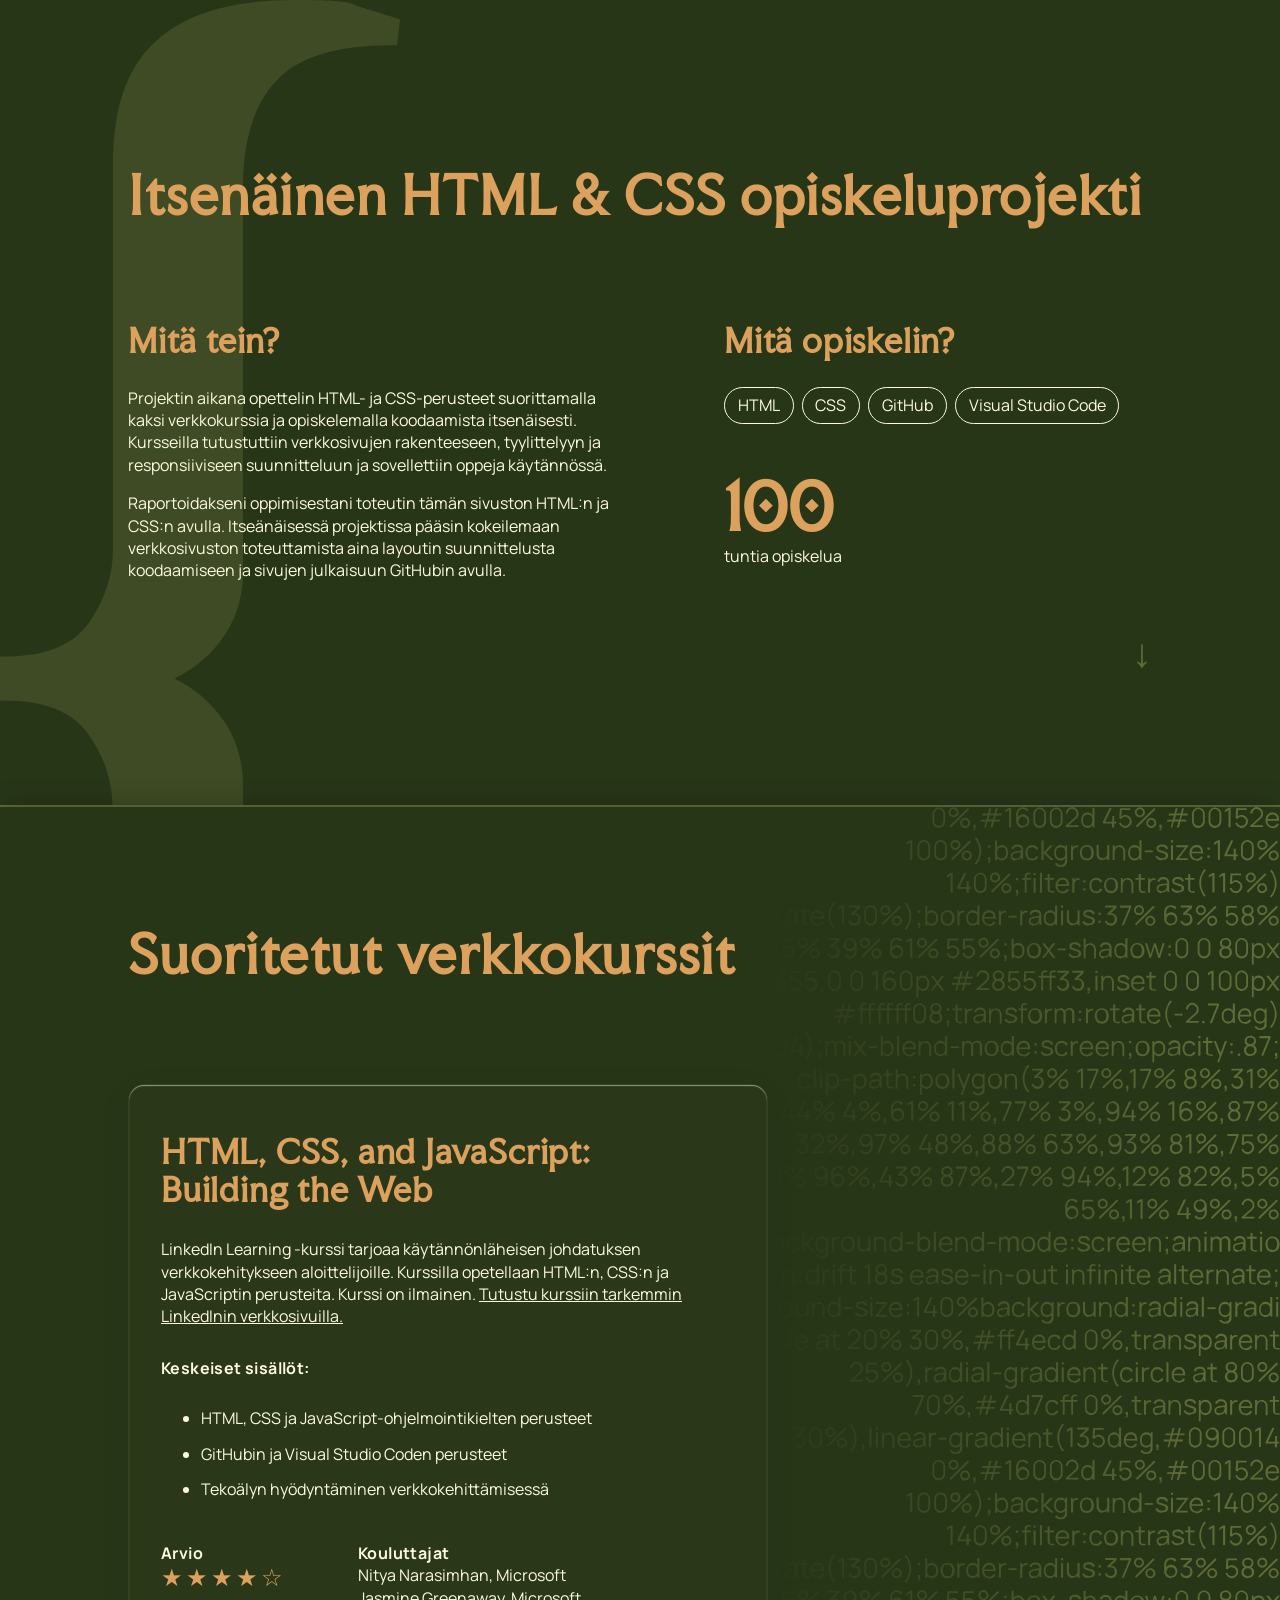
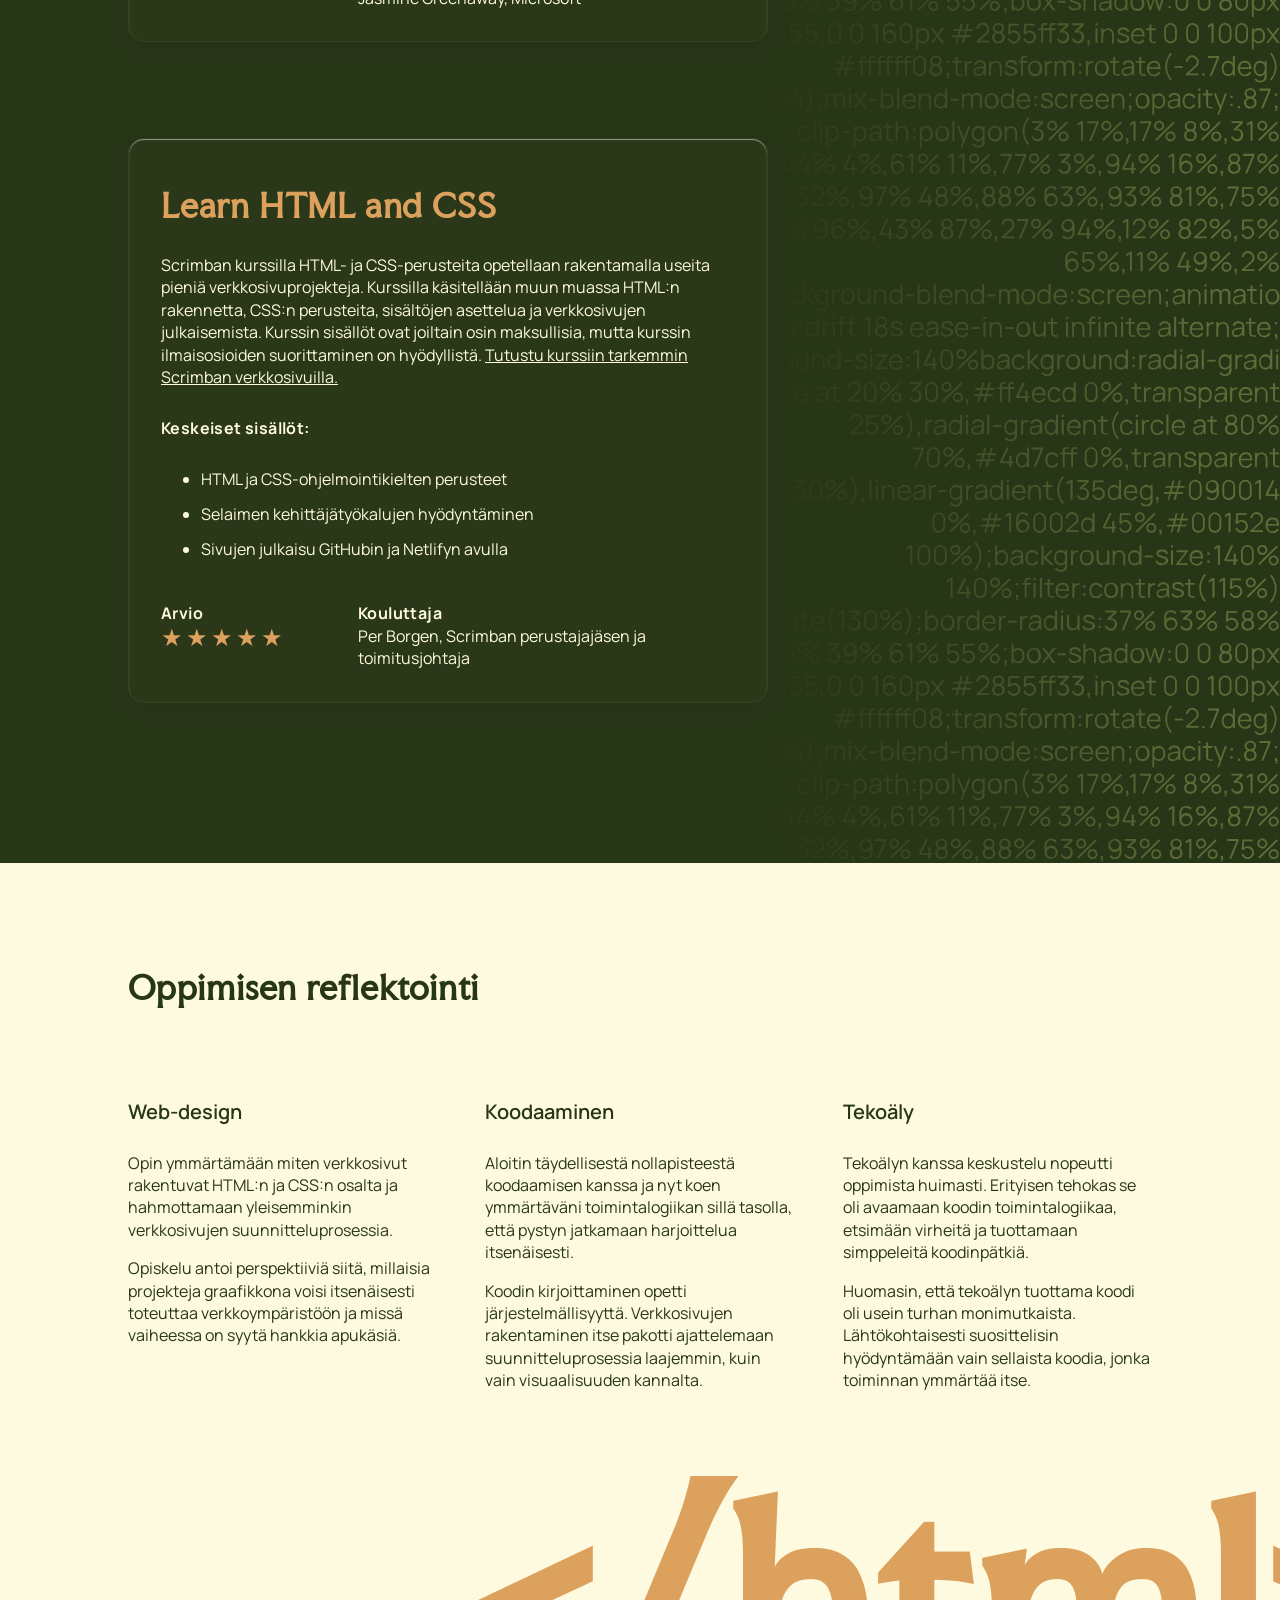
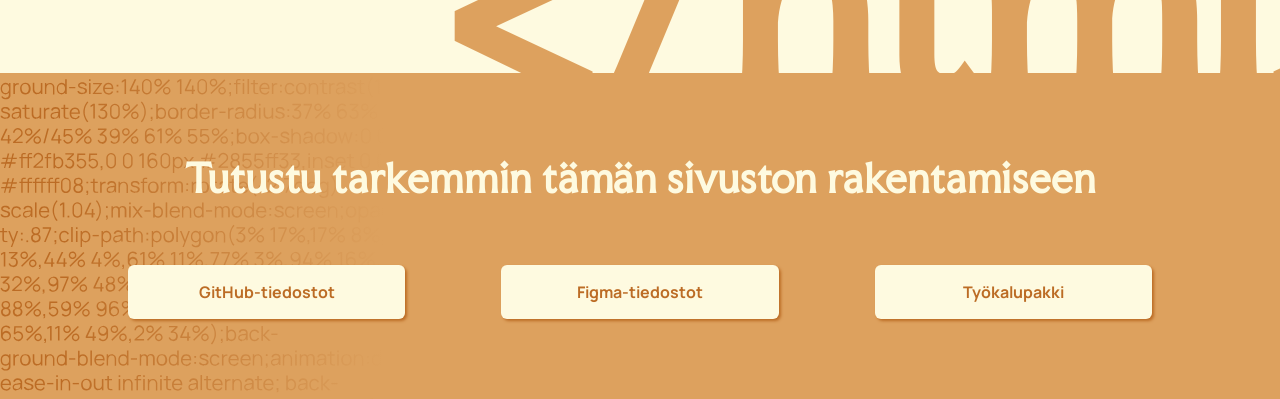
<file: index.html>
<!DOCTYPE html>
<html lang="fi">

<head>
    <title>HTML & CSS opiskeluprojekti</title>

    <meta charset="UTF-8">
    <meta name="author" content="Matias Tenhu">
    <meta name="description" content="HTML- ja CSS-opiskeluprojekti">
    <meta name="keywords" content="HTML, CSS, opiskeluprojekti">
    <meta name="viewport" content="width=device-width, initial-scale=1.0">

    <link rel="preconnect" href="https://fonts.googleapis.com">
    <link rel="preconnect" href="https://fonts.gstatic.com" crossorigin>
    <link href="https://fonts.googleapis.com/css2?family=Faculty+Glyphic&display=swap" rel="stylesheet">

    <link rel="preconnect" href="https://fonts.googleapis.com">
    <link rel="preconnect" href="https://fonts.gstatic.com" crossorigin>
    <link href="https://fonts.googleapis.com/css2?family=Manrope:wght@200..800&display=swap" rel="stylesheet">

    <link rel="stylesheet" href="style.css">
</head>

<body>

    <header class="container-header">
        <H1 class="animation1">Itsenäinen HTML & CSS opiskeluprojekti</H1>
        <div class="header-columns animation2">
            <div>
                <h2>Mitä tein?</h2>
                <p>Projektin aikana opettelin HTML- ja CSS-perusteet suorittamalla kaksi verkkokurssia ja opiskelemalla
                    koodaamista itsenäisesti. Kursseilla tutustuttiin verkkosivujen rakenteeseen,
                    tyylittelyyn ja responsiiviseen suunnitteluun ja sovellettiin oppeja käytännössä.</p>
                <p>Raportoidakseni oppimisestani toteutin tämän sivuston HTML:n ja CSS:n avulla. Itseänäisessä
                    projektissa pääsin kokeilemaan verkkosivuston toteuttamista aina layoutin suunnittelusta
                    koodaamiseen ja sivujen julkaisuun GitHubin avulla.</p>
            </div>

            <div class="study-content">
                <div>
                    <h2>Mitä opiskelin?</h2>
                    <ul class="tag-list">
                        <li>HTML</li>
                        <li>CSS</li>
                        <li>GitHub</li>
                        <li>Visual Studio Code</li>
                    </ul>
                </div>
                <div class="study-hours">
                    <h2 class="animation3">100</h2>
                    <p class="animation3">tuntia opiskelua</p>
                </div>
            </div>
        </div>
        <div class="scroll-hint" aria-hidden="true">↓</div>
    </header>

    <hr>

    <main class="container-main">
        <div class="code-fade-green"></div>
        <h1>Suoritetut verkkokurssit</h1>

        <section class="course-card">
            <h2>HTML, CSS, and JavaScript: <br>Building the Web</h2>
            <p>LinkedIn Learning -kurssi tarjoaa käytännönläheisen johdatuksen verkkokehitykseen
                aloittelijoille. Kurssilla opetellaan HTML:n, CSS:n ja JavaScriptin perusteita. Kurssi on ilmainen.
                <span><a href="https://www.linkedin.com/learning/html-css-and-javascript-building-the-web"
                        target="_blank">Tutustu kurssiin tarkemmin LinkedInin verkkosivuilla.</a></span></p>
            <strong>Keskeiset sisällöt:</strong>
            <ul>
                <li>HTML, CSS ja JavaScript-ohjelmointikielten perusteet</li>
                <li>GitHubin ja Visual Studio Coden perusteet</li>
                <li>Tekoälyn hyödyntäminen verkkokehittämisessä</li>
            </ul>
            <div class="two-columns">
                <div>
                    <strong>Arvio</strong><br>
                    <span class="stars" aria-hidden="true">★★★★☆</span>
                    <span class="visually-hidden">Arvosana: 4 tähteä viidestä.</span>
                </div>
                <div>
                    <p><strong>Kouluttajat</strong><br>
                        Nitya Narasimhan, Microsoft<br>
                        Jasmine Greenaway, Microsoft</p>
                </div>
            </div>
        </section>

        <section class="course-card">
            <h2>Learn HTML and CSS</h2>
            <p>Scrimban kurssilla HTML- ja CSS-perusteita opetellaan rakentamalla useita pieniä
                verkkosivuprojekteja.
                Kurssilla käsitellään muun muassa HTML:n rakennetta, CSS:n perusteita, sisältöjen asettelua ja
                verkkosivujen
                julkaisemista. Kurssin sisällöt ovat joiltain osin maksullisia, mutta kurssin ilmaisosioiden
                suorittaminen on hyödyllistä. <span><a href="https://scrimba.com/learn-html-and-css-c0p"
                        target="_blank">Tutustu kurssiin tarkemmin Scrimban verkkosivuilla.</a></span></p>
            <strong>Keskeiset sisällöt:</strong>
            <ul>
                <li>HTML ja CSS-ohjelmointikielten perusteet</li>
                <li>Selaimen kehittäjätyökalujen hyödyntäminen</li>
                <li>Sivujen julkaisu GitHubin ja Netlifyn avulla</li>
            </ul>
            <div class="two-columns">
                <div>
                    <strong>Arvio</strong> <br>
                    <span class="stars" aria-hidden="true">★★★★★</span>
                    <span class="visually-hidden">Arvosana: 5 tähteä viidestä.</span>
                </div>
                <div>
                    <p><strong>Kouluttaja</strong><br>
                        Per Borgen, Scrimban perustajajäsen ja toimitusjohtaja</p>
                </div>
            </div>
        </section>
    </main>

    <section class="section-reflection">
        <h2>Oppimisen reflektointi</h2>
        <div class="three-columns">
            <div>
                <h4>Web-design</h4>
                <p>Opin ymmärtämään miten verkkosivut rakentuvat HTML:n ja CSS:n osalta ja hahmottamaan yleisemminkin
                    verkkosivujen suunnitteluprosessia.</p>
                <p>Opiskelu antoi perspektiiviä siitä, millaisia projekteja graafikkona voisi itsenäisesti toteuttaa
                    verkkoympäristöön ja missä vaiheessa on syytä hankkia apukäsiä.</p>
            </div>
            <div>
                <h4>Koodaaminen</h4>
                <p>Aloitin täydellisestä nollapisteestä koodaamisen kanssa ja nyt koen ymmärtäväni toimintalogiikan
                    sillä tasolla, että pystyn jatkamaan harjoittelua itsenäisesti. </p>
                <p>Koodin kirjoittaminen opetti järjestelmällisyyttä. Verkkosivujen rakentaminen itse pakotti
                    ajattelemaan suunnitteluprosessia laajemmin, kuin vain visuaalisuuden kannalta.</p>
            </div>
            <div>
                <h4>Tekoäly</h4>
                <p>Tekoälyn kanssa keskustelu nopeutti oppimista huimasti. Erityisen tehokas se oli avaamaan koodin
                    toimintalogiikaa, etsimään virheitä ja tuottamaan simppeleitä koodinpätkiä.</p>
                <p>Huomasin, että tekoälyn tuottama koodi oli usein turhan
                    monimutkaista. Lähtökohtaisesti suosittelisin hyödyntämään vain sellaista koodia, jonka toiminnan
                    ymmärtää itse.</p>
            </div>
        </div>
    </section>

    <footer class="footer">
        <div class="color-fade-orange"></div>
        <h3>Tutustu tarkemmin tämän sivuston rakentamiseen</h3>
        <div class="container-buttons">
            <a href="https://github.com/10who/HTML-CSS-projekti" target="_blank">GitHub-tiedostot</a>
            <a href="https://www.figma.com/design/C3oNowkwGJYOHt0qzJFTxD/HTML---CSS?node-id=18-444&m=dev&t=kVcvFyzueiNzFqpk-1"
                target="_blank">Figma-tiedostot</a>
            <a href="subpage.html">Työkalupakki</a>

        </div>
    </footer>

</body>

</html>
</file>
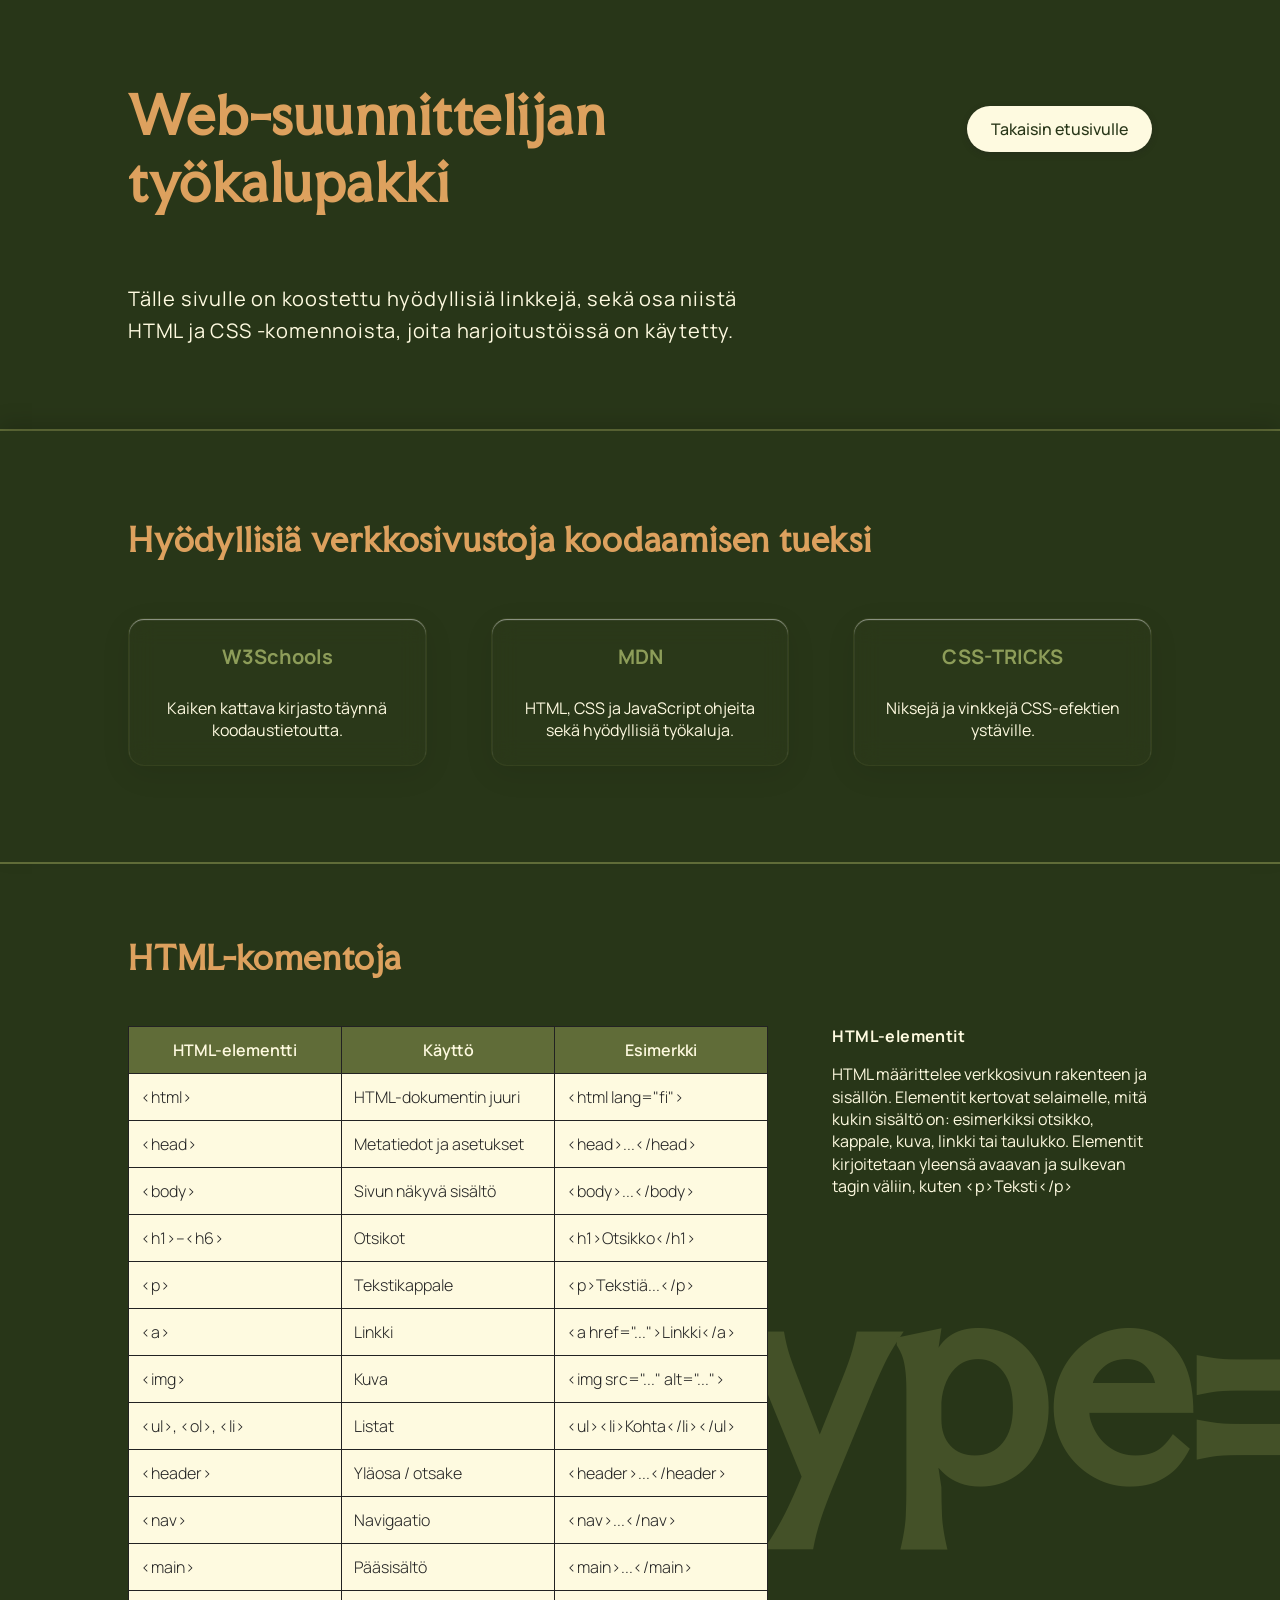
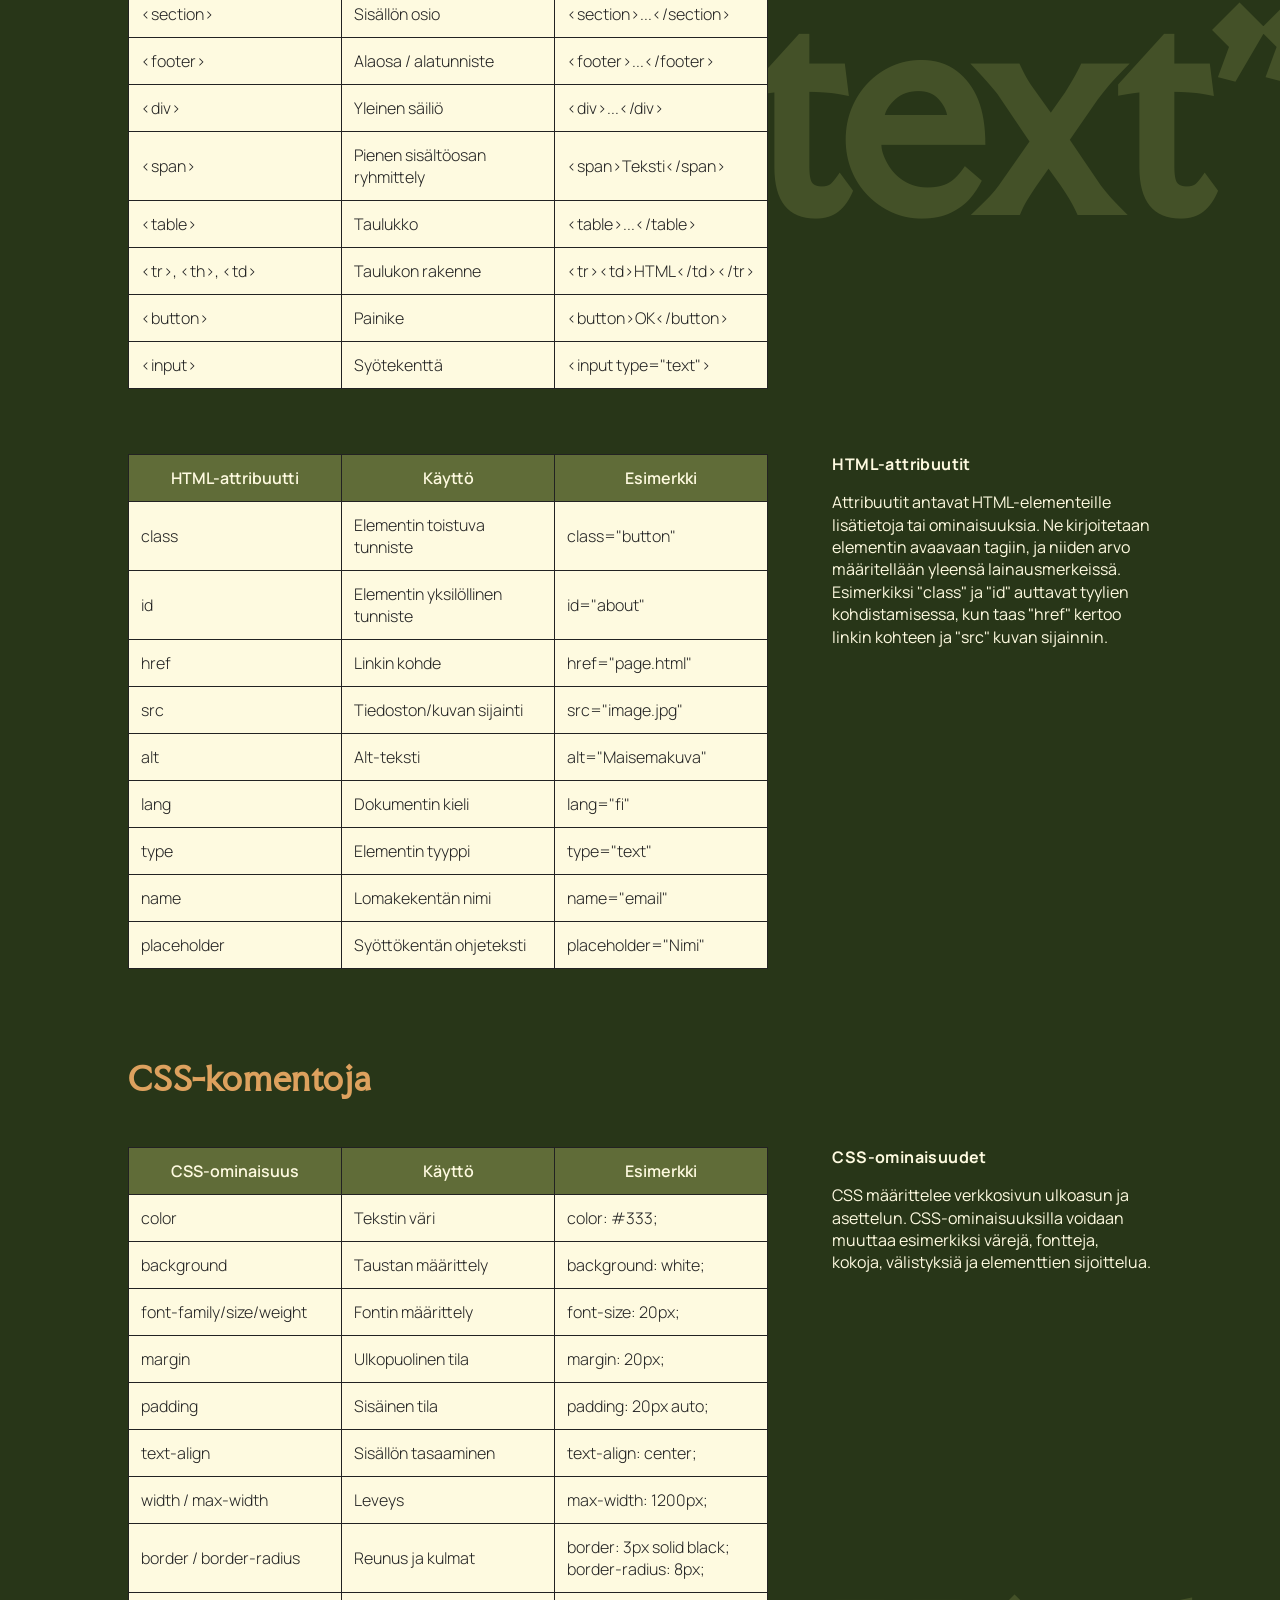
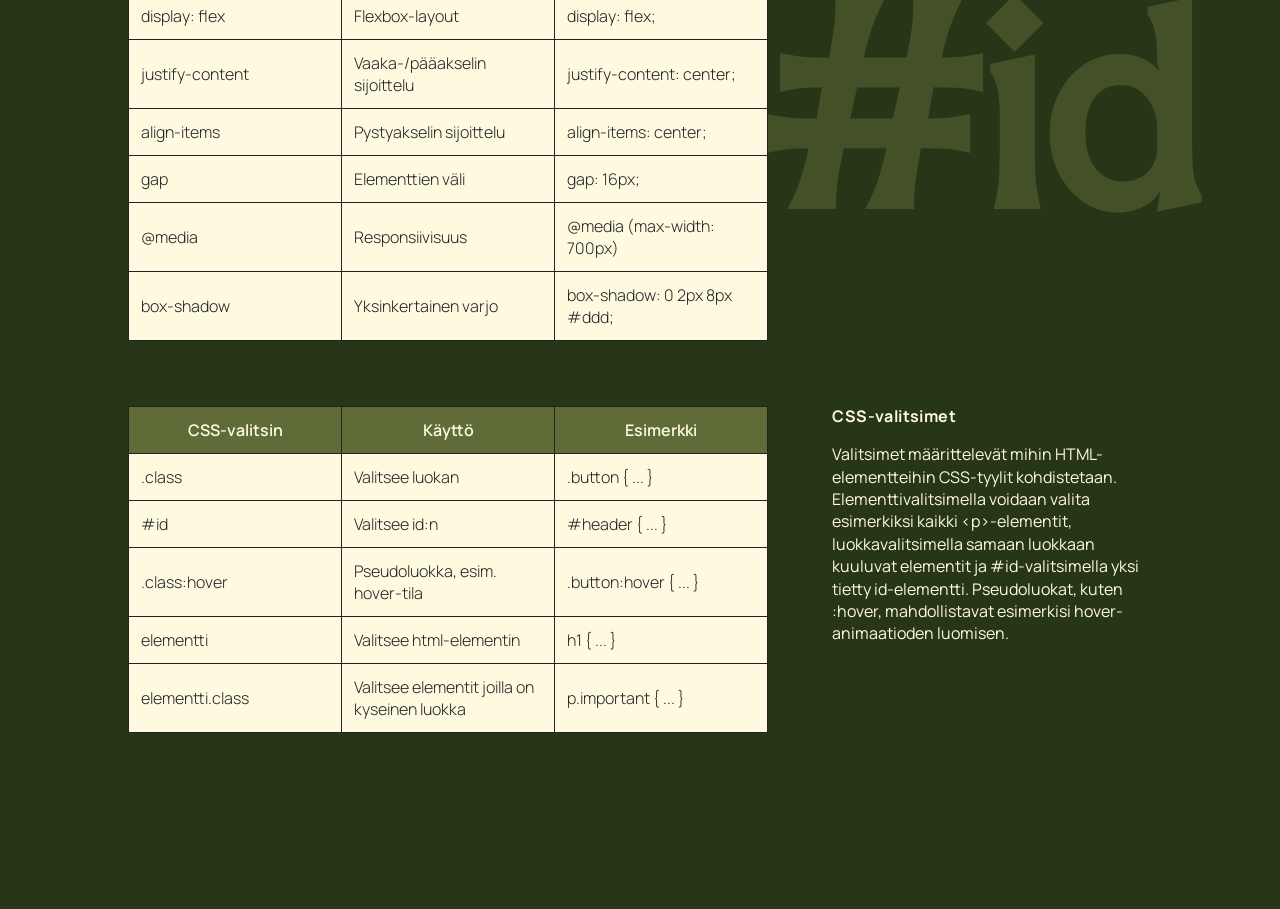
<file: subpage.html>
<!DOCTYPE html>
<html lang="fi">

<head>
    <title>HTML & CSS opiskeluprojekti</title>

    <meta charset="UTF-8">
    <meta name="author" content="Matias Tenhu">
    <meta name="description" content="HTML- ja CSS-opiskeluprojekti">
    <meta name="keywords" content="HTML, CSS, opiskeluprojekti">
    <meta name="viewport" content="width=device-width, initial-scale=1.0">

    <link rel="preconnect" href="https://fonts.googleapis.com">
    <link rel="preconnect" href="https://fonts.gstatic.com" crossorigin>
    <link href="https://fonts.googleapis.com/css2?family=Faculty+Glyphic&display=swap" rel="stylesheet">

    <link rel="preconnect" href="https://fonts.googleapis.com">
    <link rel="preconnect" href="https://fonts.gstatic.com" crossorigin>
    <link href="https://fonts.googleapis.com/css2?family=Manrope:wght@200..800&display=swap" rel="stylesheet">

    <link rel="stylesheet" href="style.css">
</head>

<body class="body-subpage">
    <header class="layout-header-subpage">
        <div class="header-subpage-content">
            <h1>Web-suunnittelijan työkalupakki</h1>
            <h5>Tälle sivulle on koostettu hyödyllisiä linkkejä, sekä osa niistä HTML ja CSS -komennoista, joita
                harjoitustöissä on käytetty.</h5>
        </div>
        <a href="index.html">Takaisin etusivulle</a>
    </header>

<hr>

    <section class="links-subpage">
        <h2>Hyödyllisiä verkkosivustoja koodaamisen tueksi</h2>

        <div class="container-links-subpage">
            <a class="link-card" href="https://www.w3schools.com" target="_blank">
                <h4>W3Schools</h4>
                <p>Kaiken kattava kirjasto täynnä koodaustietoutta.</p>
            </a>

            <a class="link-card" href="https://www.w3schools.com" target="_blank">
                <h4>MDN</h4>
                <p>HTML, CSS ja JavaScript ohjeita sekä hyödyllisiä työkaluja.</p>
            </a>

            <a class="link-card" href="https://www.w3schools.com" target="_blank">
                <h4>CSS-TRICKS</h4>
                <p>Niksejä ja vinkkejä CSS-efektien ystäville.</p>
            </a>

        </div>
    </section>

<hr>

    <main class="main-subpage">
        <section class="container-table-section">
            <h2>HTML-komentoja</h2>
            <section class="container-table-plus-aside type-decoration">
                <table>
                    <caption class="visually-hidden">HTML-elementtejä</caption>
                    <thead>
                        <tr>
                            <th>HTML-elementti</th>
                            <th>Käyttö</th>
                            <th>Esimerkki</th>
                        </tr>
                    </thead>
                    <tbody>
                        <tr>
                            <td>&lt;html&gt;</td>
                            <td>HTML-dokumentin juuri</td>
                            <td>&lt;html lang="fi"&gt;</td>
                        </tr>
                        <tr>
                            <td>&lt;head&gt;</td>
                            <td>Metatiedot ja asetukset</td>
                            <td>&lt;head&gt;...&lt;/head&gt;</td>
                        </tr>
                        <tr>
                            <td>&lt;body&gt;</td>
                            <td>Sivun näkyvä sisältö</td>
                            <td>&lt;body&gt;...&lt;/body&gt;</td>
                        </tr>
                        <tr>
                            <td>&lt;h1&gt;–&lt;h6&gt;</td>
                            <td>Otsikot</td>
                            <td>&lt;h1&gt;Otsikko&lt;/h1&gt;</td>
                        </tr>
                        <tr>
                            <td>&lt;p&gt;</td>
                            <td>Tekstikappale</td>
                            <td>&lt;p&gt;Tekstiä...&lt;/p&gt;</td>
                        </tr>
                        <tr>
                            <td>&lt;a&gt;</td>
                            <td>Linkki</td>
                            <td>&lt;a href="..."&gt;Linkki&lt;/a&gt;</td>
                        </tr>
                        <tr>
                            <td>&lt;img&gt;</td>
                            <td>Kuva</td>
                            <td>&lt;img src="..." alt="..."&gt;</td>
                        </tr>
                        <tr>
                            <td>&lt;ul&gt;, &lt;ol&gt;, &lt;li&gt;</td>
                            <td>Listat</td>
                            <td>&lt;ul&gt;&lt;li&gt;Kohta&lt;/li&gt;&lt;/ul&gt;</td>
                        </tr>
                        <tr>
                            <td>&lt;header&gt;</td>
                            <td>Yläosa / otsake</td>
                            <td>&lt;header&gt;...&lt;/header&gt;</td>
                        </tr>
                        <tr>
                            <td>&lt;nav&gt;</td>
                            <td>Navigaatio</td>
                            <td>&lt;nav&gt;...&lt;/nav&gt;</td>
                        </tr>
                        <tr>
                            <td>&lt;main&gt;</td>
                            <td>Pääsisältö</td>
                            <td>&lt;main&gt;...&lt;/main&gt;</td>
                        </tr>
                        <tr>
                            <td>&lt;section&gt;</td>
                            <td>Sisällön osio</td>
                            <td>&lt;section&gt;...&lt;/section&gt;</td>
                        </tr>
                        <tr>
                            <td>&lt;footer&gt;</td>
                            <td>Alaosa / alatunniste</td>
                            <td>&lt;footer&gt;...&lt;/footer&gt;</td>
                        </tr>
                        <tr>
                            <td>&lt;div&gt;</td>
                            <td>Yleinen säiliö</td>
                            <td>&lt;div&gt;...&lt;/div&gt;</td>
                        </tr>
                        <tr>
                            <td>&lt;span&gt;</td>
                            <td>Pienen sisältöosan ryhmittely</td>
                            <td>&lt;span&gt;Teksti&lt;/span&gt;</td>
                        </tr>
                        <tr>
                            <td>&lt;table&gt;</td>
                            <td>Taulukko</td>
                            <td>&lt;table&gt;...&lt;/table&gt;</td>
                        </tr>
                        <tr>
                            <td>&lt;tr&gt;, &lt;th&gt;, &lt;td&gt;</td>
                            <td>Taulukon rakenne</td>
                            <td>&lt;tr&gt;&lt;td&gt;HTML&lt;/td&gt;&lt;/tr&gt;</td>
                        </tr>
                        <tr>
                            <td>&lt;button&gt;</td>
                            <td>Painike</td>
                            <td>&lt;button&gt;OK&lt;/button&gt;</td>
                        </tr>
                        <tr>
                            <td>&lt;input&gt;</td>
                            <td>Syötekenttä</td>
                            <td>&lt;input type="text"&gt;</td>
                        </tr>
                    </tbody>
                </table>
                <aside>
                    <strong>HTML-elementit</strong>
                    <p>HTML määrittelee verkkosivun rakenteen ja sisällön. Elementit kertovat selaimelle, mitä kukin
                        sisältö on:
                        esimerkiksi otsikko, kappale, kuva, linkki tai taulukko. Elementit kirjoitetaan yleensä
                        avaavan ja sulkevan
                        tagin väliin, kuten &lt;p&gt;Teksti&lt;/p&gt;</p>
                </aside>
            </section>

            <section class="container-table-plus-aside">
                <table>
                    <caption class="visually-hidden">Html-attribuutteja</caption>
                    <thead>
                        <tr>
                            <th>HTML-attribuutti</th>
                            <th>Käyttö</th>
                            <th>Esimerkki</th>
                        </tr>
                    </thead>
                    <tbody>
                        <tr>
                            <td>class</td>
                            <td>Elementin toistuva tunniste</td>
                            <td>class="button"</td>
                        </tr>
                        <tr>
                            <td>id</td>
                            <td>Elementin yksilöllinen tunniste</td>
                            <td>id="about"</td>
                        </tr>
                        <tr>
                            <td>href</td>
                            <td>Linkin kohde</td>
                            <td>href="page.html"</td>
                        </tr>
                        <tr>
                            <td>src</td>
                            <td>Tiedoston/kuvan sijainti</td>
                            <td>src="image.jpg"</td>
                        </tr>
                        <tr>
                            <td>alt</td>
                            <td>Alt-teksti</td>
                            <td>alt="Maisemakuva"</td>
                        </tr>
                        <tr>
                            <td>lang</td>
                            <td>Dokumentin kieli</td>
                            <td>lang="fi"</td>
                        </tr>
                        <tr>
                            <td>type</td>
                            <td>Elementin tyyppi</td>
                            <td>type="text"</td>
                        </tr>
                        <tr>
                            <td>name</td>
                            <td>Lomakekentän nimi</td>
                            <td>name="email"</td>
                        </tr>
                        <tr>
                            <td>placeholder</td>
                            <td>Syöttökentän ohjeteksti</td>
                            <td>placeholder="Nimi"</td>
                        </tr>
                    </tbody>
                </table>
                <aside>
                    <strong>HTML-attribuutit</strong>
                    <p>Attribuutit antavat HTML-elementeille lisätietoja tai ominaisuuksia. Ne kirjoitetaan
                        elementin avaavaan tagiin, ja niiden arvo määritellään yleensä lainausmerkeissä. Esimerkiksi "class" ja "id"
                        auttavat tyylien kohdistamisessa, kun taas "href" kertoo linkin kohteen ja "src" kuvan sijainnin.</p>
                </aside>
            </section>
        </section>


        <section class="container-table-section">
            <h2>CSS-komentoja</h2>
            <section class="container-table-plus-aside id-decoration">
                <table>
                    <caption class="visually-hidden">CSS-ominaisuuksia</caption>
                    <thead>
                        <tr>
                            <th>CSS-ominaisuus</th>
                            <th>Käyttö</th>
                            <th>Esimerkki</th>
                        </tr>
                    </thead>
                    <tbody>
                        <tr>
                            <td>color</td>
                            <td>Tekstin väri</td>
                            <td>color: #333;</td>
                        </tr>
                        <tr>
                            <td>background</td>
                            <td>Taustan määrittely</td>
                            <td>background: white;</td>
                        </tr>
                        <tr>
                            <td>font-family/size/weight</td>
                            <td>Fontin määrittely</td>
                            <td>font-size: 20px;</td>
                        </tr>
                        <tr>
                            <td>margin</td>
                            <td>Ulkopuolinen tila</td>
                            <td>margin: 20px;</td>
                        </tr>
                        <tr>
                            <td>padding</td>
                            <td>Sisäinen tila</td>
                            <td>padding: 20px auto;</td>
                        </tr>
                        <tr>
                            <td>text-align</td>
                            <td>Sisällön tasaaminen</td>
                            <td>text-align: center;</td>
                        </tr>
                        <tr>
                            <td>width / max-width</td>
                            <td>Leveys</td>
                            <td>max-width: 1200px;</td>
                        </tr>
                        <tr>
                            <td>border / border-radius</td>
                            <td>Reunus ja kulmat</td>
                            <td>border: 3px solid black;<br>border-radius: 8px;</td>
                        </tr>
                        <tr>
                            <td>display: flex</td>
                            <td>Flexbox-layout</td>
                            <td>display: flex;</td>
                        </tr>
                        <tr>
                            <td>justify-content</td>
                            <td>Vaaka-/pääakselin sijoittelu</td>
                            <td>justify-content: center;</td>
                        </tr>
                        <tr>
                            <td>align-items</td>
                            <td>Pystyakselin sijoittelu</td>
                            <td>align-items: center;</td>
                        </tr>
                        <tr>
                            <td>gap</td>
                            <td>Elementtien väli</td>
                            <td>gap: 16px;</td>
                        </tr>
                        <tr>
                            <td>@media</td>
                            <td>Responsiivisuus</td>
                            <td>@media (max-width: 700px)</td>
                        </tr>
                        <tr>
                            <td>box-shadow</td>
                            <td>Yksinkertainen varjo</td>
                            <td>box-shadow: 0 2px 8px #ddd;</td>
                        </tr>
                    </tbody>
                </table>
                <aside>
                    <strong>CSS-ominaisuudet</strong>
                    <p>CSS määrittelee verkkosivun ulkoasun ja asettelun. CSS-ominaisuuksilla voidaan muuttaa
                        esimerkiksi värejä, fontteja, kokoja, välistyksiä ja elementtien sijoittelua.</p>
                </aside>
            </section>

            <section class="container-table-plus-aside">
                <table>
                    <caption class="visually-hidden">CSS-valitsimia</caption>
                    <thead>
                        <tr>
                            <th>CSS-valitsin</th>
                            <th>Käyttö</th>
                            <th>Esimerkki</th>
                        </tr>
                    </thead>
                    <tbody>
                        <tr>
                            <td>.class</td>
                            <td>Valitsee luokan</td>
                            <td>.button { ... }</td>
                        </tr>
                        <tr>
                            <td>#id</td>
                            <td>Valitsee id:n</td>
                            <td>#header { ... }</td>
                        </tr>
                        <tr>
                            <td>.class:hover</td>
                            <td>Pseudoluokka, esim. hover-tila</td>
                            <td>.button:hover { ... }</td>
                        </tr>
                        <tr>
                            <td>elementti</td>
                            <td>Valitsee html-elementin</td>
                            <td>h1 { ... }</td>
                        </tr>
                        <tr>
                            <td>elementti.class</td>
                            <td>Valitsee elementit joilla on kyseinen luokka</td>
                            <td>p.important { ... }</td>
                        </tr>
                    </tbody>
                </table>
                <aside>
                    <strong>CSS-valitsimet</strong>
                    <p>Valitsimet määrittelevät mihin HTML-elementteihin CSS-tyylit kohdistetaan.
                        Elementtivalitsimella voidaan valita esimerkiksi kaikki &lt;p&gt;-elementit, luokkavalitsimella samaan luokkaan
                        kuuluvat elementit ja #id-valitsimella yksi tietty id-elementti. Pseudoluokat, kuten :hover, mahdollistavat
                        esimerkisi hover-animaatioden luomisen.</p>
                </aside>
            </section>
        </section>
    </main>

</body>

</html>
</file>
<file: style.css>
/* #region MAINPAGE */

/* #region body */
* {
  box-sizing: border-box;
}

html {
  scroll-behavior: smooth;
}

body {
  margin: 0;
}

p,
li {
  font-family: "Manrope", sans-serif;
  font-size: 1rem;
  line-height: 1.4;
  max-width: 65ch;

}

li {
  margin-bottom: 0.8rem;
}

h1 {
  font-family: "Faculty Glyphic", sans-serif;
  font-size: clamp(2rem, 4vw, 3.5rem);
  letter-spacing: 1.5px;
  line-height: 1.3;
}

h2 {
  font-family: "Faculty Glyphic", sans-serif;
  font-size: clamp(24px, 3vw, 32px);
  line-height: 1.2;
  letter-spacing: 0.8px;
}

h3 {
  font-family: "Faculty Glyphic", sans-serif;
  font-size: clamp(22px, 2.5vw, 24px);
  letter-spacing: 0.8px;
}

h4 {
  font-family: "Manrope", sans-serif;
  font-size: clamp(18px, 2vw, 20px);
  font-weight: 600;
}

h5 {
  font-family: "Manrope", sans-serif;
  font-size: clamp(18px, 2vw, 20px);
  font-weight: 400;
  letter-spacing: 0.8px;
  line-height: 1.6;
}

strong {
  font-family: "Manrope", sans-serif;
  letter-spacing: 0.4px;
}

/* #endregion */

/* #region header */

.container-header {
  padding: 10% 10%;
  display: flex;
  flex-direction: column;
  justify-content: center;
  gap: 2rem;
  background-color: #283618;

  background-image: url("images/left-brace.svg");
  background-repeat: no-repeat;
  background-position: top left;
  background-size: 400px;
}

.header-columns {
  display: flex;
  flex-direction: row;
  column-gap: 6rem;
}

.tag-list {
  display: flex;
  flex-wrap: wrap;
  gap: 0.5rem;
  padding: 0;
  margin: 0;
  list-style: none;
}

.tag-list li {
  padding: 0.4rem 0.8rem;
  border: 1px solid currentColor;
  border-radius: 999px;
}

.study-content {
  display: flex;
  flex-direction: column;
  gap: 2rem;;
}

.study-hours {
  display: flex;
  flex-direction: column;
}

.study-hours h2 {
  margin: 0;
  font-size: 4rem;
}

.scroll-hint {
  margin-top: auto;
  align-self: flex-end;
  font-size: 2.5rem;
  color: #606C38;
}

.container-header h1,
.container-header h2,
.container-header h3 {
  color: #DDA15E;
}

.container-header p,
.container-header li,
.container-header strong {
  color: #FEFAE0;
  margin-top: 0;
  max-width: 50ch;
}

.animation1 {
  animation: slide-up 1.5s cubic-bezier(0.22, 1, 0.36, 1) forwards;
}

@keyframes slide-up {
  from {
    transform: translateY(100vh);
    opacity: 0;
  }

  to {
    transform: translateY(0);
    opacity: 1;
  }
}

.animation2 {
  animation: slide-up2 2s cubic-bezier(0.22, 1, 0.36, 1) forwards;
}

@keyframes slide-up2 {
  from {
    transform: translateY(200vh);
    opacity: 0;
  }

  to {
    transform: translateY(0);
    opacity: 1;
  }
}

.animation3 {
  opacity: 0;
  transform: translateX(100vw);

  animation: slide-in 2s cubic-bezier(0.22, 1, 0.36, 1) forwards;
  animation-delay: 1.5s;

  /*font-size: 13vh;*/
}

@keyframes slide-in {
  from {
    transform: translateX(100vw);
    opacity: 0;
  }

  to {
    transform: translateX(0);
    opacity: 1;
  }
}

/* semanttinen osion vaihto */

hr {
  border: 0;
  height: 2px;
  background-color: #606C38;
  margin: 0;
}


@media (max-width: 767px) {
  .container-header {
    padding: 10% 7.5% 20%;
    gap: 2rem;
  }

  .header-columns {
  flex-direction: column;
  }

   .scroll-hint{
    display: none;
  }
}


/* #endregion */

/* #region main */

.container-main {
  padding: 5rem 10% 10rem;
  display: flex;
  flex-direction: column;
  gap: 6rem;

  background-color: #283618;
  position: relative;

  background-image: url("images/code-decoration.svg");
  background-repeat: no-repeat;
  background-position: right center;
  background-size: auto 120%;

  box-shadow: 0 -8px 20px #00000025;
}

.container-main h1,
.container-main .course-card {
  position: relative;
  z-index: 1;
}

.container-main h1 {
  color: #DDA15E;
  margin-bottom: 0;
}

.code-fade-green {
  position: absolute;
  inset: 0;
  background: linear-gradient(to right,
      #283618 0%,
      #283618 60%,
      #28361800 95%);
  pointer-events: none;
}

.course-card {
  display: flex;
  flex-direction: column;
  gap: 0.8rem;
  max-width: clamp(40ch, 70vw, 80ch);
  padding: 2rem;

  border: 1px solid #606C3833;
  border-radius: 16px;

  background: #606C380D;
  backdrop-filter: blur(12px);
  -webkit-backdrop-filter: blur(12px);
  box-shadow:
    0 8px 30px rgb(0 0 0 / 0.08),
    inset 0 1px 1px rgb(255 255 255 / 0.5);

  transition: transform 0.2s ease;
}

.course-card:hover {
  transform: scale(1.03);
}

.course-card h2 {
  color: #DDA15E;
  margin: 1rem 0 0rem;

}

.course-card p,
.course-card strong,
.course-card li,
.course-card a {
  color: #FEFAE0;
}

.two-columns {
  display: flex;
  flex-direction: row;
  gap: 8vh;
}

.two-columns p {
  margin: 0;
}

.stars {
  color: #DDA15E;
  font-size: 1.5rem;
  letter-spacing: 3px;
}

.course-card a:link {
  color: #FEFAE0;
  text-decoration: underline;
}

.course-card a:visited {
  color: #8d9d59;
  text-decoration: underline;
}

.course-card a:hover {
  color: #DDA15E;
  text-decoration: underline;
}

.course-card a:focus-visible {
  color: #DDA15E;
  text-decoration: underline;
}

.course-card a:active {
  color: #BC6C25;
  text-decoration: underline;
}

@media (max-width: 767px) {
  .container-main {
    padding: 5rem 7.5% 5rem;
    gap: 3rem;
  }
  
   .container-main h1 {
   margin-bottom: 0;
  }

  .course-card {
    padding:1.5rem;
  }

  .two-columns{
  flex-direction: column;
  gap: 1.5rem;
  }
}


/* #endregion */

/* #region reflection */

.section-reflection {
  min-height: 90vh;
  padding: 5rem 10%;
  color: #283618;
  background-color: #FEFAE0;
  /* HTML-elementin ankkurointi parent-elementtiin */
  position: relative;
  overflow: hidden;
}

/* HTML-elementti */
.section-reflection::before {
  content: "</html>";
  position: absolute;

  /* sijainti */
  right: -10%;
  bottom: -12%;

  /* koko */
  font-size: clamp(8rem, 20vw, 20rem);
  font-weight: 700;

  /* ulkoasu */
  color: #DDA15E;
  font-family: "Faculty Glyphic";

  /* ei vaikuta sisältöön */
  pointer-events: none;
  user-select: none;

  /* estää koristeen vaikuttamasta layoutiin */
  z-index: 0;
}

.section-reflection>* {
  position: relative;
  z-index: 1;
}

.three-columns {
  display: grid;
  grid-template-columns: repeat(3, 1fr);
  gap: 3rem;
  margin-top: 4rem;
}

@media (max-width: 767px) {

  .section-reflection {
    padding: 5rem 7.5% 5rem;
  }

  .section-reflection::before {
    display: none;
  }

  .three-columns {
  grid-template-columns: 1fr;
  gap: 1rem;
  margin-top: 2rem;
  }
}

/* #endregion */

/* #region footer */

.footer {
  padding: 5rem 10%;
  text-align: center;
  background-color: #DDA15E;

  display: flex;
  flex-direction: column;
  justify-content: center;
  gap: 1.5rem;
  position: relative;

  background-image: url("images/orange-code-decoration.svg");
  background-repeat: no-repeat;
  background-position: left center;
  background-size: clamp(400px, 35vw, 600px) auto;
}

.color-fade-orange {
  position: absolute;
  inset: 0;

  background: linear-gradient(to left,
      #DDA15E 0%,
      #DDA15E 70%,
      #DDA15E00 95%);

  pointer-events: none;
}

.footer h3,
.footer .container-buttons {
  position: relative;
  z-index: 1;
}

.footer h3 {
  margin-top: 0;
  font-size: clamp(1.3rem, 3vw, 2.5rem);
  color: #FEFAE0;
}

.container-buttons {
  display: flex;
  justify-content: center;
  gap: 6rem;
}

.container-buttons a {
  position: relative;

  display: flex;
  align-items: center;
  justify-content: center;

  padding: 16px 32px;
  flex: 1 0 0;
  font-family: "Manrope";
  font-weight: 700;
  color: #BC6C25;
  background-color: #FEFAE0;
  box-shadow: 2px 2px 3px #BC6C25;
  text-decoration: none;
  border-radius: 6px;
  cursor: pointer;
  overflow: hidden;
  z-index: 0;
}

/* Oranssi tausta */
.container-buttons a::before {
  content: "";
  position: absolute;
  inset: 0;
  background: #BC6C25;
  transform: scaleY(0);
  transform-origin: bottom;
  transition: transform 0.4s ease;
  z-index: -1;
}

/* Hover: oranssi pyyhkäisee alhaalta ylös */
.container-buttons a:hover::before {
  transform: scaleY(1);
}

/* Tekstin väri hoverissa */
.container-buttons a:hover {
  color: #FEFAE0;
}

/* Napsahdus painettaessa */
.container-buttons a:active {
  transform: scale(0.94);
  transition: transform 0.05s;
  box-shadow: 0.5px 0.5px 3px #BC6C25;
}

@media (max-width:767px){
  
  .footer{
    padding: 5rem 7.5%;
  }

  .container-buttons {
  flex-direction: column;
  gap: 2rem;
  min-width: none;width: 60vw;
  margin: 0 auto;
  }
}

/* #endregion */

/* #endregion */


/* #region SUBPAGE */

/* #region body */

.body-subpage {
  background-color: #283618;
}

.body-subpage h1,
.body-subpage h2,
.body-subpage h3 {
  color: #DDA15E
}

.body-subpage h4,
.body-subpage h5,
.body-subpage p,
.body-subpage strong {
  color: #FEFAE0;
}

.body-subpage th {
  font-family: "Manrope";
  font-weight: 600;
  color: #FEFAE0;
}

.body-subpage td {
  font-family: "Manrope";
  font-weight: 300;
  color: #222;
}


/* #endregion */

/* #region header */

.layout-header-subpage {
  display: flex;
  justify-content: space-between;
  align-items: baseline;
  min-height: 20vh;
  padding: 3rem 10%;
}

.header-subpage-content {
  display: flex;
  flex-direction: column;
  width: 60%;
}

.layout-header-subpage a {
  font-family: "Manrope";
  font-weight: 500;
  background-color: #FEFAE0;
  border-radius: 30px;
  padding: 12px 24px;
  width: fit-content;
  white-space: nowrap;
  text-decoration: none;
  cursor: pointer;
  box-shadow: 0 2px 6px #2222224D;
  transition: transform 0.2s ease, box-shadow 0.2s ease;
}

.layout-header-subpage a:link {
  color: #283618;
}

.layout-header-subpage a:visited {
  color: #606C38;
}

.layout-header-subpage a:hover {
  color: #DDA15E;
  transform: translateY(-3px);
  box-shadow: 2px 2px 6px #222222;
}

.layout-header-subpage a:active {
  color: #BC6C25;
  transform: translateY(0);
}

@media (max-width:767px) {

  .layout-header-subpage {
    flex-direction: column;
    gap: 1rem;
    padding: 3rem 7.5% 5rem;
  }

  .header-subpage-content {
    width: 100%;  
  }

  .header-subpage-content h1 {
    margin-bottom: 0;
  }

}


/* #endregion */

/* #region useful links */

.links-subpage {
  display: flex;
  flex-direction: column;
  gap: 2rem;
  min-height: 20vh;
  padding: 4rem 10% 6rem;
  box-shadow: 0 -8px 20px #00000025;
}

.container-links-subpage {
  display: flex;
  flex-direction: row;
  gap: 4rem;
}

.link-card {
  display: flex;
  flex: 1;
  flex-direction: column;
  justify-content: center;
  align-items: center;
  text-align: center;
  text-decoration: none;
  padding: 1.5rem;
  border: 1px solid #606C3833;
  border-radius: 16px;
  background: #606C380D;
  backdrop-filter: blur(12px);
  -webkit-backdrop-filter: blur(12px);
  box-shadow:
    0 8px 30px rgb(0 0 0 / 0.08),
    inset 0 1px 1px rgb(255 255 255 / 0.5);

  transition: transform 0.2s ease;
}

.link-card:hover {
  transform: scale(1.03);
}

.link-card:hover h4 {
  color: #DDA15E;
  text-decoration: underline;
}

.link-card:focus-visible h4 {
  color: #DDA15E;
  text-decoration: underline;
}

.link-card:active h4 {
  color: #BC6C25;
  text-decoration: underline;
}

.link-card h4 {
  color:#8d9d59;
  font-weight: 700;
  margin-top: 0;
}

.link-card p {
  margin: 0;
}

@media (max-width:767px) {

  .links-subpage{
    padding: 3rem 7.5% 5rem;
  }

  .container-links-subpage {
    flex-direction: column;
    gap: 2rem;
  }
}

/* #endregion */

/* #region main */

.main-subpage {
  margin-bottom: 5vw;
  padding: 3rem 10%;

}

.container-table-section {
  display: flex;
  flex-direction: column;
  gap: 4rem;
  margin-bottom: 4rem;
}

.container-table-section h2 {
  margin-bottom: -1rem;
}

.container-table-plus-aside {
  display: flex;
  flex-direction: row;
  gap: 4rem;
}

aside {
  max-width: 40ch;
  flex: 1
}

table {
  border-collapse: collapse;
  table-layout: fixed;
  font-size: clamp(0.75rem, 2.5vw, 1rem);
  width: 100%;
  flex: 2;
  min-width: 0;
}

th,
td {
  border: 1px solid #222222;
  padding: clamp(0.3rem, 1vw, 0.75rem);
  word-break: normal;
  overflow-wrap: normal;
}

td:nth-child(3) {
  overflow-wrap:break-word;
  hyphens: auto;
}

th {
  background-color: #606C38;
}

tr {
  background-color: #FEFAE0;
}

.visually-hidden {
  position: absolute;
  width: 1px;
  height: 1px;
  overflow: hidden;
  clip-path: inset(50%);
  white-space: nowrap;
}

.type-decoration {
  position: relative;
  overflow: visible;
}

.type-decoration::before {
  content: "type=\A”text”";
  white-space: pre;

  position: absolute;
  left: 50%;
  top: 20%;

  transform: translateX(0);

  font-size: clamp(8rem, 20vw, 25rem);
  font-weight: 700;
  color: #606C38;
  opacity: 0.5;
  font-family: "Faculty Glyphic", sans-serif;

  pointer-events: none;
  user-select: none;
  z-index: 0;
}

.id-decoration {
  position: relative;
  overflow: visible;
}

.id-decoration::before {
  content: "#id";
  position: absolute;

  right: -5%;
  top: 50%;

  font-size: clamp(8rem, 20vw, 25rem);
  font-weight: 700;
  color: #606C38;
  opacity: 0.5;
  font-family: "Faculty Glyphic", sans-serif;

  pointer-events: none;
  user-select: none;
  z-index: 0;
}

.container-table-section * {
  position: relative;
  z-index: 1;
}

@media (max-width: 767px) {

  .main-subpage {
    margin-bottom:0;
    padding: 5rem 7.5% 0rem;
  }

  .main-subpage h2 {
    margin-top: 0rem;
    margin-bottom: 0rem;
  }

  .container-table-section {
    gap:3rem; 
  }

  .container-table-plus-aside {
    flex-direction: column;
    gap: 1.5rem;
  }

  .container-table-plus-aside aside {
    order: 1;
    max-width: 60ch;
  }

  .container-table-plus-aside table {
    order: 2;
  }

  .id-decoration::before,
  .type-decoration::before {
    display: none;
  }
}

/* #endregion */

/* #endregion */
</file>
